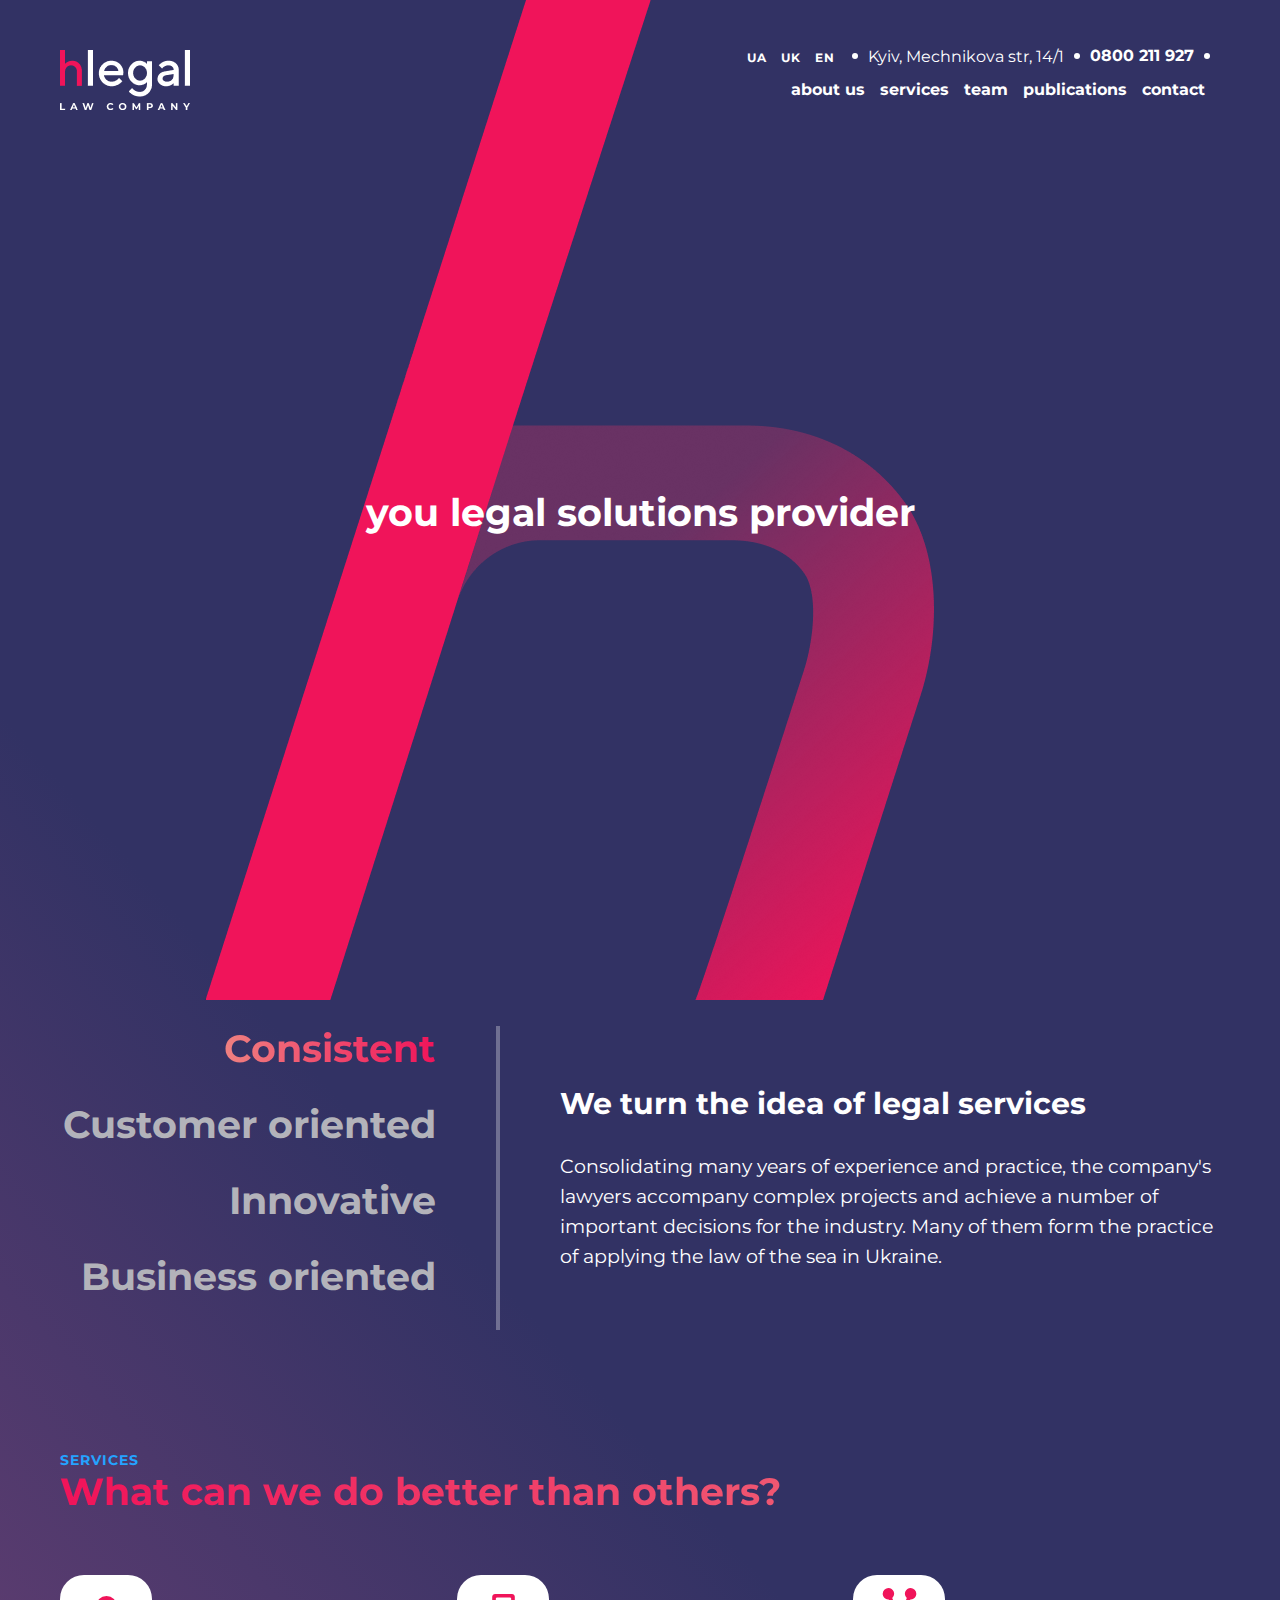
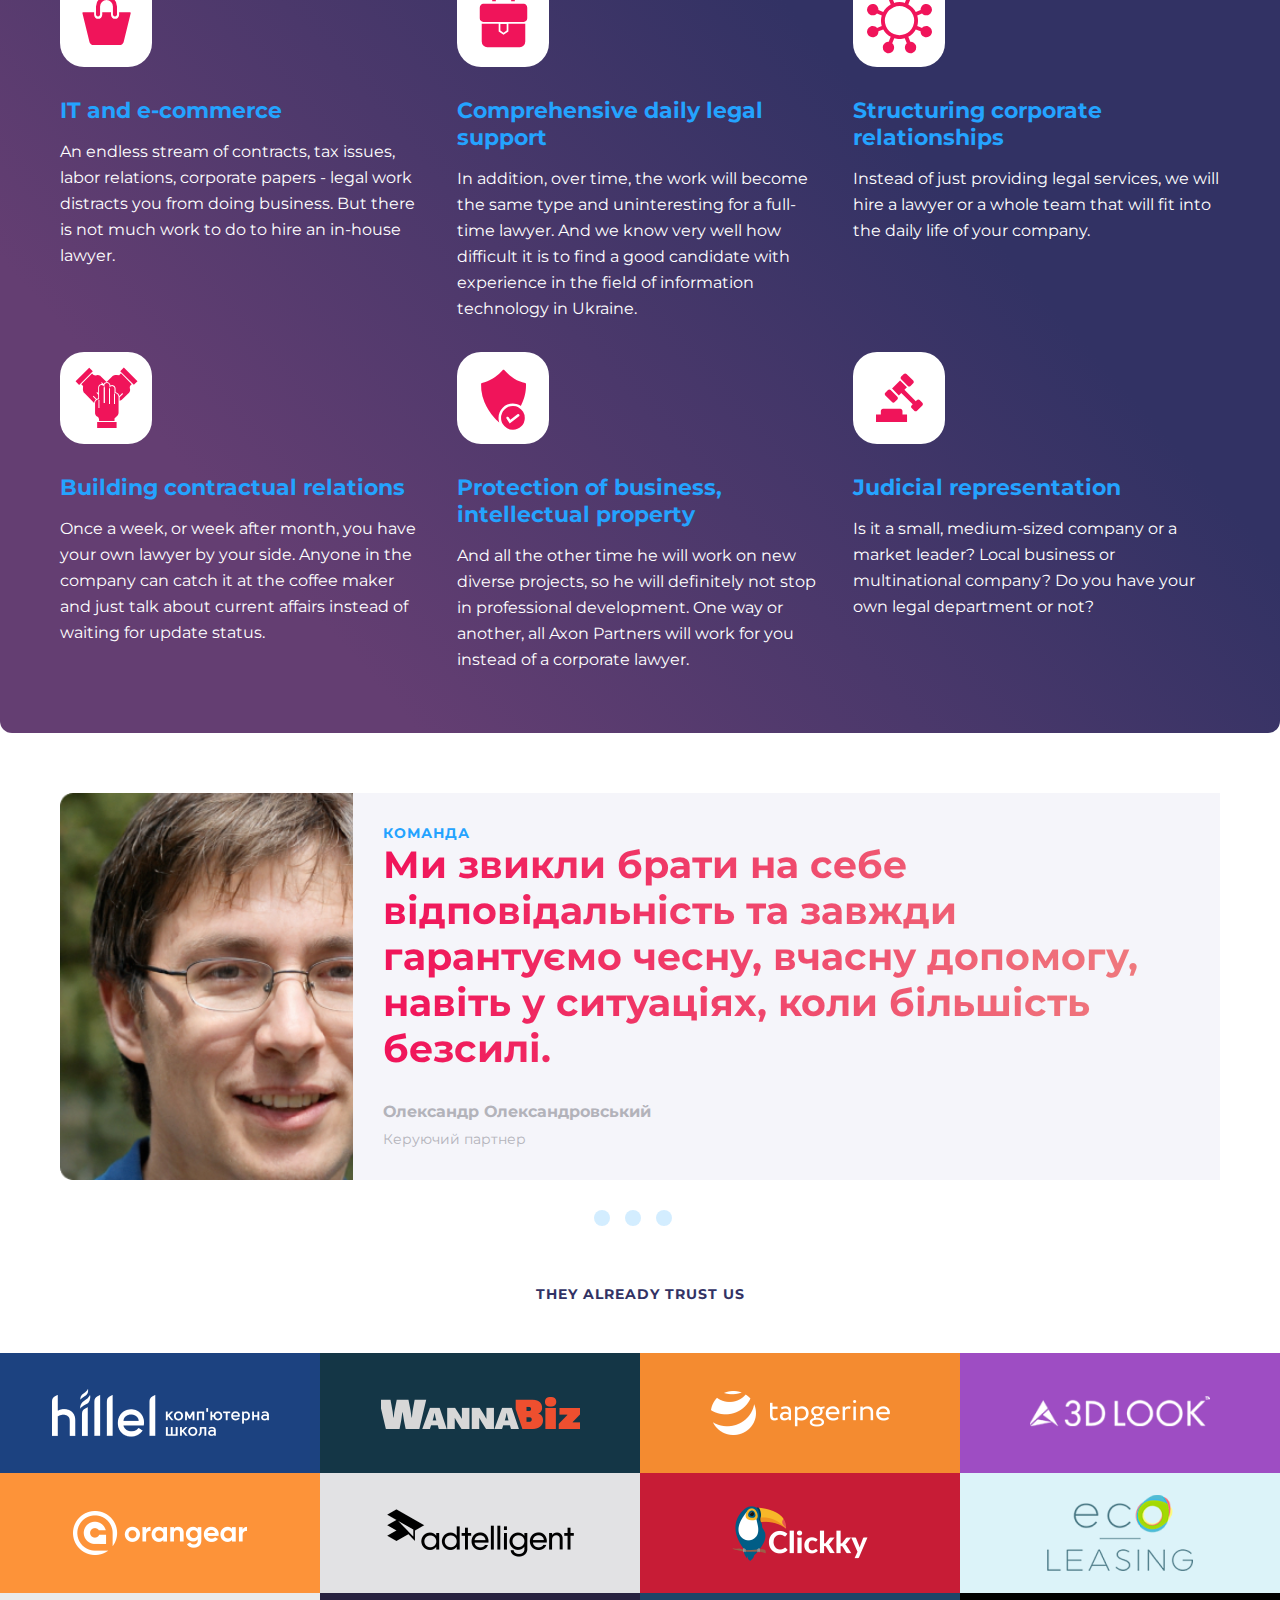
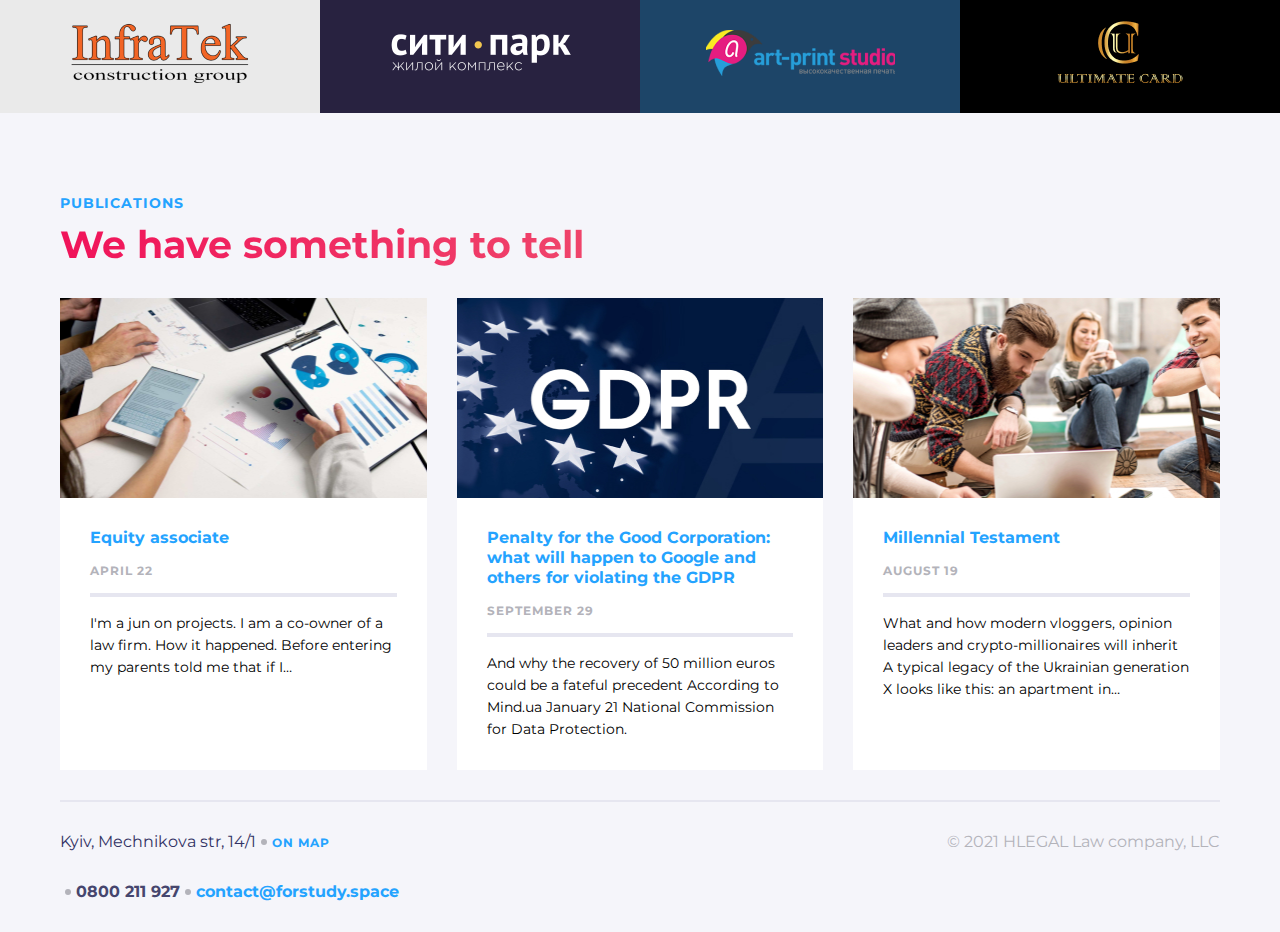
<file: index.html>
<!DOCTYPE html>
<html lang="en">
<head>
    <meta charset="UTF-8">
    <meta http-equiv="X-UA-Compatible" content="IE=edge">
    <meta name="viewport" content="width=device-width, initial-scale=1.0">

    <link rel="stylesheet" href="https://cdnjs.cloudflare.com/ajax/libs/font-awesome/6.2.1/css/all.min.css" integrity="sha512-MV7K8+y+gLIBoVD59lQIYicR65iaqukzvf/nwasF0nqhPay5w/9lJmVM2hMDcnK1OnMGCdVK+iQrJ7lzPJQd1w==" crossorigin="anonymous" referrerpolicy="no-referrer" />
    <link rel="stylesheet" href="./style.css">
    <link rel="stylesheet" href="./fonts/style.css">
    <title>HomePage</title>
</head>

<div class="background">


<body>
    <header class="header">
        <div class="header__logo">
            <img src="./images/Header/Logo.png" alt="header-logo">
        </div>
        <div class="header__contact">
            <div class="header__contact__language">
                <div class="header__contact__language__form">
                    <input type="radio" id="language" name="language" value="UA" class="header__contact__language__form__check">
                    <label for="УК" class="header__contact__language__form__label">UA</label>
                </div>
                <div class="header__contact__language__form">
                    <input type="radio" id="language" name="language" value="UK"  class="header__contact__language__form__check">
                    <label for="UK" class="header__contact__language__form__label">UK</label>
                </div>
                <div class="header__contact__language__form">
                    <input type="radio" id="language" name="language" value="EN"  class="header__contact__language__form__check" checked >
                    <label for="EN" class="header__contact__language__form__label">EN</label>
                </div>
            </div>
            <div class="header__contact__dot"></div>
            <span class="header__contact__wrapper__adress">Kyiv, Mechnikova str, 14/1</span>
            <div class="header__contact__dot"></div>
            <a class="header__contact__wrapper__tel" href="tel:+0800 211 927" target="_blank">0800 211 927</a>
            <div class="header__contact__dot"></div>
            <a class="header__contact__wrapper__fb" href="./" target="_blank"><i class="fa-brands fa-facebook"></i></a>
        </div>
        
        <div class="header__nav">
            <div class="header__nav__wrapper"><a class="header__nav__wrapper__link" href="./" target="_blank">about us</a></div>
            <div class="header__nav__wrapper"><a class="header__nav__wrapper__link" href="./" target="_blank">services</a></div>
            <div class="header__nav__wrapper"><a class="header__nav__wrapper__link" href="../final-work/team/team.html" target="_blank">team</a></div>
            <div class="header__nav__wrapper"><a class="header__nav__wrapper__link" href="./" target="_blank">publications</a></div>
            <div class="header__nav__wrapper"><a class="header__nav__wrapper__link" href="./" target="_blank">contact</a></div>
        </div>

        <div class="hamburger-menu">
            <input id="menu__toggle" type="checkbox" />
            <label class="hamburger-menu__btn" for="menu__toggle">
              <span class="hamburger-menu__btn__icon"></span>
            </label>
        
            <ul class="hamburger-menu__box">
                <div class="header__nav__wrapper"><a class="header__nav__wrapper__link" href="./" target="_blank">about us</a></div>
                <div class="header__nav__wrapper"><a class="header__nav__wrapper__link" href="./" target="_blank">services</a></div>
                <div class="header__nav__wrapper"><a class="header__nav__wrapper__link" href="../final-work/team/team.html" target="_blank">team</a></div>
                <div class="header__nav__wrapper"><a class="header__nav__wrapper__link" href="./" target="_blank">publications</a></div>
                <div class="header__nav__wrapper"><a class="header__nav__wrapper__link" href="./" target="_blank">contact</a></div>
            </ul>
        </div> 
    </header>

    <div class="header__h1">
        <h1 class="header__h1__title">you legal solutions provider</h1>
        <a class="header__h1__scroll" href="./"><i class="fa-solid fa-circle-chevron-down"></i></a>
    </div>

    


    <main>
        <div class="section-main-padding">
            <div class="section-main">
                <div class="section-main__nav">
                    <div class="section-main__nav__wrapper">
                        <a class="section-main__nav__wrapper__link section-main__nav__wrapper__link__gradient" target="_blank" href="./">Consistent</a>
                    </div>
                    <div class="section-main__nav__wrapper">
                        <a class="section-main__nav__wrapper__link" target="_blank" href="./">Customer oriented</a>
                    </div>
                    <div class="section-main__nav__wrapper">
                        <a class="section-main__nav__wrapper__link" target="_blank"  href="./">Innovative</a>
                    </div>
                    <div class="section-main__nav__wrapper">
                        <a class="section-main__nav__wrapper__link" target="_blank" href="./">Business oriented</a>
                    </div>
                </div>

                <div class="section-main__content">
                    <h2 class="section-main__content__title">We turn the idea of legal services</h2>
                    <p class="section-main__content__text">Consolidating many years of experience and practice, the company's lawyers accompany complex projects and achieve a
                    number of important decisions for the industry. Many of them form the practice of applying the law of the sea in
                    Ukraine.</p>
                </div>
            </div>   
        </div>

        <div class="section-services">
            <div class="section-services__nav">
                <a class="section-services__nav__link" href="./">Services<i class="fa-sharp fa-solid fa-angle-right"></i></a>
                <h2 class="section-services__nav__title">What can we do better than others?</h2>
            </div>

            <div class="section-services__block">
                <div class="section-services__block__card">
                    <div class="section-services__block__card__icon">
                        <span class="icon-file-text2"><span class="path1"></span><span class="path2"></span><span class="path3"></span></span>
                    </div>

                    <div class="section-services__block__card__content">
                        <a  href="./services_entrypage.html"  class="section-services__block__card__content__link">IT and e-commerce</a>
                        <p class="section-services__block__card__content__text">An endless stream of contracts, tax issues, labor relations, corporate papers - legal work distracts you from doing
                        business. But there is not much work to do to hire an in-house lawyer.</p>
                    </div>
                    
                </div>

                <div class="section-services__block__card">
                    <div class="section-services__block__card__icon">
                        <span class="icon-Ecommerse-2"></span>
                    </div>

                    <div class="section-services__block__card__content">
                        <a href="./" class="section-services__block__card__content__link">Comprehensive daily
                            legal support
                        </a>
                        <p class="section-services__block__card__content__text">In addition, over time, the work will become the same type and uninteresting for a full-time lawyer. And we know very well how difficult it is to find a good candidate with experience in the field of information technology in Ukraine.</p>
                    </div>
                    
                </div>

                <div class="section-services__block__card">
                    <div class="section-services__block__card__icon">
                        <span class="icon-Ecommerse-3"></span>
                    </div>

                    <div class="section-services__block__card__content">
                        <a href="./" class="section-services__block__card__content__link">Structuring corporate relationships</a>
                        <p class="section-services__block__card__content__text">Instead of just providing legal services, we will hire a lawyer or a whole team that will fit into the daily life of your company.</p>
                    </div>
                    
                </div>

                <div class="section-services__block__card">
                    <div class="section-services__block__card__icon">
                        <span class="icon-Ecommerce-4"></span>
                    </div>

                    <div class="section-services__block__card__content">
                        <a href="./" class="section-services__block__card__content__link">Building contractual relations</a>
                        <p class="section-services__block__card__content__text">Once a week, or week after month, you have your own lawyer by your side. Anyone in the company can catch it at the coffee maker and just talk about current affairs instead of waiting for update status.</p>
                    </div>
                    
                </div>

                <div class="section-services__block__card">
                    <div class="section-services__block__card__icon">
                        <span class="icon-Ecommerce-5"></span>
                    </div>

                    <div class="section-services__block__card__content">
                        <a href="./" class="section-services__block__card__content__link">Protection of business, intellectual property</a>
                        <p class="section-services__block__card__content__text">And all the other time he will work on new diverse projects, so he will definitely not stop in professional development. One way or another, all Axon Partners will work for you instead of a corporate lawyer.</p>
                    </div>
                    
                </div>

                <div class="section-services__block__card">
                    <div class="section-services__block__card__icon">
                        <span class="icon-Ecommerce-6"></span>
                    </div>

                    <div class="section-services__block__card__content">
                        <a href="./" class="section-services__block__card__content__link">Judicial representation</a>
                        <p class="section-services__block__card__content__text">Is it a small, medium-sized company or a market leader? Local business or multinational company? Do you have your own legal department or not?</p>
                    </div>
                    
                </div>
              
            </div>



        </div>
</div>

<div class="background-2">

        <div class="section-partner">
            <div class="section-partner__inner">
                <div class="section-partner__inner__img">
                </div>
                <div class="section-partner__inner__content">
                    <a class="section-partner__inner__content__link" href="./">команда<i class="fa-sharp fa-solid fa-angle-right"></i></a>
                    <p class="section-partner__inner__content__text">
                        Ми звикли брати на себе відповідальність та завжди гарантуємо чесну, вчасну допомогу, навіть у ситуаціях, коли більшість безсилі.
                    </p>
                    <div class="section-partner__inner__content__name">Олександр Олександровський</div>
                    <div class="section-partner__inner__content__position">Керуючий партнер</div>
                </div>
            </div>
            <div class="section-partner__dots">
                <a class="section-partner__dots__link" href="./" target="_blank"><div class="section-partner__dots__link__item"></div></a>
                <a class="section-partner__dots__link" href="./" target="_blank"><div class="section-partner__dots__link__item"></div></a>
                <a class="section-partner__dots__link" href="./" target="_blank"><div class="section-partner__dots__link__item"></div></a>
            </div>
        </div>

        <div class="section-logos">
            <div class="section-logos__title">
                <h3 class="section-logos__title__item">They already trust us</h3>
            </div>

            <div class="section-logos__companies">
                <div class="section-logos__companies__hillel">
                </div>
                <div class="section-logos__companies__wannabiz">
                </div>
                <div class="section-logos__companies__tapgerine">
                </div>
                <div class="section-logos__companies__dlook">
                </div>
                <div class="section-logos__companies__arangear">
                </div>
                <div class="section-logos__companies__adtelligent">
                </div>
                <div class="section-logos__companies__clikky">
                </div>
                <div class="section-logos__companies__ecoleeasing">
                </div>
                <div class="section-logos__companies__infratek">
                </div>
                <div class="section-logos__companies__citypark">
                </div>
                <div class="section-logos__companies__artprint">
                </div>
                <div class="section-logos__companies__ultimatecard">
                </div>
                
            </div>    
  
        </div>

        <div class="section-publications">
            <div class="section-publications__title">
                <a class="section-publications__title__link" href="./" target="_blank">Publications<i class="fa-sharp fa-solid fa-angle-right"></i></a>
                <h3 class="section-publications__title__h3">We have something to tell</h3>
            </div>

            <div class="section-publications__cards">
                <div class="section-publications__cards__inner-1">
                    <div class="section-publications__cards__inner-1__img"></div>

                    <div class="section-publications__cards__inner-1__item">
                         <a class="section-publications__cards__inner-1__item__link" href="./" target="_blank">Equity associate</a>
                         <p class="section-publications__cards__inner-1__item__date">April 22</p>
                    </div>

                    <div class="section-publications__cards__inner-1__text">
                        I'm a jun on projects. I am a co-owner of a law firm. How it happened. Before entering my parents told me that if I…
                    </div>
                </div>

                <div class="section-publications__cards__inner-2">
                    <div class="section-publications__cards__inner-2__img"></div>
    
                    <div class="section-publications__cards__inner-2__item">
                             <a class="section-publications__cards__inner-2__item__link" href="./" target="_blank">Penalty for the Good Corporation: what will happen to Google and others for violating the GDPR</a>
                             <p class="section-publications__cards__inner-2__item__date">September 29</p>
                    </div>
    
                    <div class="section-publications__cards__inner-2__text">
                        And why the recovery of 50 million euros could be a fateful precedent According to Mind.ua January 21 National Commission for Data Protection.
                    </div>
    
                </div>

                <div class="section-publications__cards__inner-3">
                    <div class="section-publications__cards__inner-3__img"></div>
    
                    <div class="section-publications__cards__inner-3__item">
                             <a class="section-publications__cards__inner-3__item__link" href="./" target="_blank">Millennial Testament</a>
                             <p class="section-publications__cards__inner-3__item__date">August 19</p>
                    </div>
    
                    <div class="section-publications__cards__inner-3__text">
                        What and how modern vloggers, opinion leaders and crypto-millionaires will inherit A typical legacy of the Ukrainian generation X looks like this: an apartment in…
                    </div>
    
                </div>
            </div>
        </div>

        <footer class="footer">
            <div class="footer__container">
               <div class="footer__container__contact">
                <div class="footer__container__contact__wrapper">
                    <div class="footer__container__contact__wrapper__adress">Kyiv, Mechnikova str, 14/1</div>
                    <div class="footer__container__contact__wrapper__dot"></div>
                    <a class="footer__container__contact__wrapper__link-onmap" href="https://goo.gl/maps/EBGQuuhDmWGRmBg58" target="_blank">On map</a>
                </div>

                <div class="footer__container__contact__wrapper">
                    <a class="footer__container__contact__wrapper__link-fb" href="https://www.messenger.com/t/Username" target="_blank"><i class="fa-brands fa-facebook"></i></a>
                    <div class="footer__container__contact__wrapper__dot"></div>
                    <a class="footer__container__contact__wrapper__link-tel" href="tel:+0800 211 927">0800 211 927</a>
                    <div class="footer__container__contact__wrapper__dot"></div>
                    <a class="footer__container__contact__wrapper__link-mail" href="mailto:contact@forstudy.space">contact@forstudy.space</a>

                </div>
            </div>

            <div class="footer__container__info">
               © 2021 HLEGAL Law company, LLC
            </div>

            </div>

        </footer>

    </div>

    </main>


    
</body>
</html>
</file>
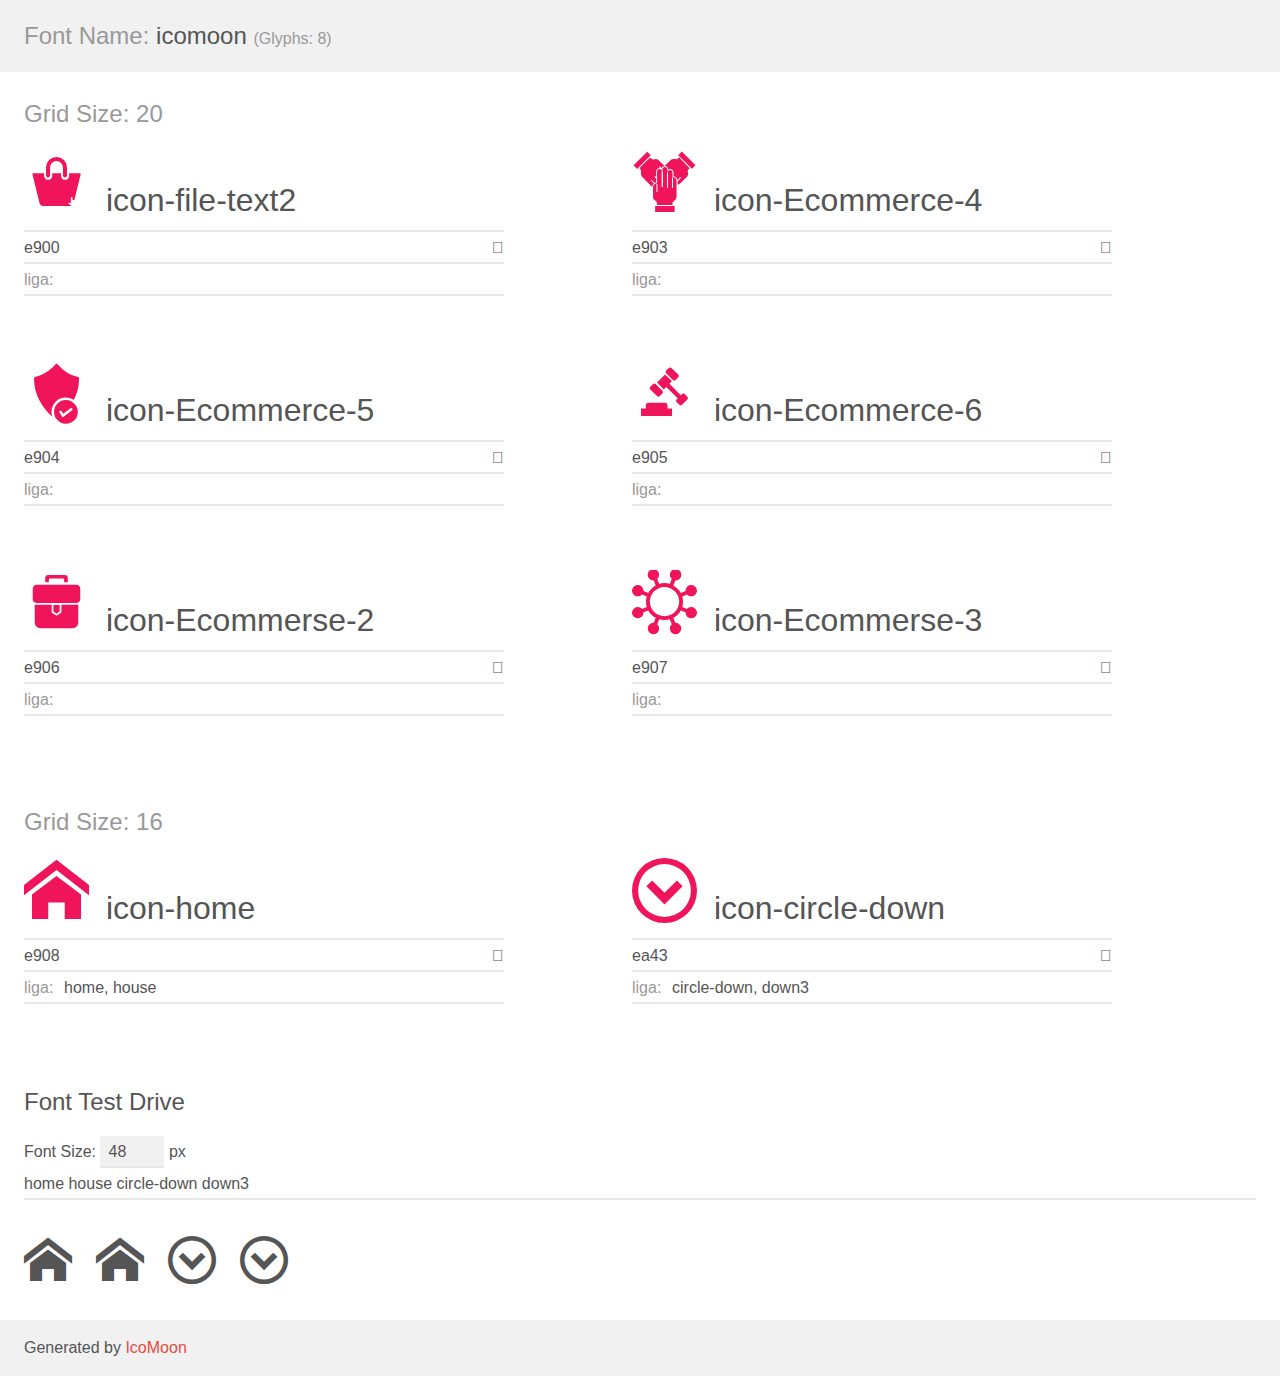
<file: fonts/demo.html>
<!doctype html>
<html>
<head>
    <meta charset="utf-8">
    <title>IcoMoon Demo</title>
    <meta name="description" content="An Icon Font Generated By IcoMoon.io">
    <meta name="viewport" content="width=device-width, initial-scale=1">
    <link rel="stylesheet" href="demo-files/demo.css">
    <link rel="stylesheet" href="style.css"></head>
<body>
    <div class="bgc1 clearfix">
        <h1 class="mhmm mvm"><span class="fgc1">Font Name:</span> icomoon <small class="fgc1">(Glyphs:&nbsp;8)</small></h1>
    </div>
    <div class="clearfix mhl ptl">
        <h1 class="mvm mtn fgc1">Grid Size: 20</h1>
        <div class="glyph fs1">
            <div class="clearfix bshadow0 pbs">
                <span class="icon-file-text2"><span class="path1"></span><span class="path2"></span><span class="path3"></span></span>
                <span class="mls"> icon-file-text2</span>
            </div>
            <fieldset class="fs0 size1of1 clearfix hidden-false">
                <input type="text" readonly value="e900" class="unit size1of2" />
                <input type="text" maxlength="1" readonly value="&#xe900;" class="unitRight size1of2 talign-right" />
            </fieldset>
            <div class="fs0 bshadow0 clearfix hidden-false">
                <span class="unit pvs fgc1">liga: </span>
                <input type="text" readonly value="" class="liga unitRight" />
            </div>
        </div>
        <div class="glyph fs1">
            <div class="clearfix bshadow0 pbs">
                <span class="icon-Ecommerce-4"></span>
                <span class="mls"> icon-Ecommerce-4</span>
            </div>
            <fieldset class="fs0 size1of1 clearfix hidden-false">
                <input type="text" readonly value="e903" class="unit size1of2" />
                <input type="text" maxlength="1" readonly value="&#xe903;" class="unitRight size1of2 talign-right" />
            </fieldset>
            <div class="fs0 bshadow0 clearfix hidden-false">
                <span class="unit pvs fgc1">liga: </span>
                <input type="text" readonly value="" class="liga unitRight" />
            </div>
        </div>
        <div class="glyph fs1">
            <div class="clearfix bshadow0 pbs">
                <span class="icon-Ecommerce-5"></span>
                <span class="mls"> icon-Ecommerce-5</span>
            </div>
            <fieldset class="fs0 size1of1 clearfix hidden-false">
                <input type="text" readonly value="e904" class="unit size1of2" />
                <input type="text" maxlength="1" readonly value="&#xe904;" class="unitRight size1of2 talign-right" />
            </fieldset>
            <div class="fs0 bshadow0 clearfix hidden-false">
                <span class="unit pvs fgc1">liga: </span>
                <input type="text" readonly value="" class="liga unitRight" />
            </div>
        </div>
        <div class="glyph fs1">
            <div class="clearfix bshadow0 pbs">
                <span class="icon-Ecommerce-6"></span>
                <span class="mls"> icon-Ecommerce-6</span>
            </div>
            <fieldset class="fs0 size1of1 clearfix hidden-false">
                <input type="text" readonly value="e905" class="unit size1of2" />
                <input type="text" maxlength="1" readonly value="&#xe905;" class="unitRight size1of2 talign-right" />
            </fieldset>
            <div class="fs0 bshadow0 clearfix hidden-false">
                <span class="unit pvs fgc1">liga: </span>
                <input type="text" readonly value="" class="liga unitRight" />
            </div>
        </div>
        <div class="glyph fs1">
            <div class="clearfix bshadow0 pbs">
                <span class="icon-Ecommerse-2"></span>
                <span class="mls"> icon-Ecommerse-2</span>
            </div>
            <fieldset class="fs0 size1of1 clearfix hidden-false">
                <input type="text" readonly value="e906" class="unit size1of2" />
                <input type="text" maxlength="1" readonly value="&#xe906;" class="unitRight size1of2 talign-right" />
            </fieldset>
            <div class="fs0 bshadow0 clearfix hidden-false">
                <span class="unit pvs fgc1">liga: </span>
                <input type="text" readonly value="" class="liga unitRight" />
            </div>
        </div>
        <div class="glyph fs1">
            <div class="clearfix bshadow0 pbs">
                <span class="icon-Ecommerse-3"></span>
                <span class="mls"> icon-Ecommerse-3</span>
            </div>
            <fieldset class="fs0 size1of1 clearfix hidden-false">
                <input type="text" readonly value="e907" class="unit size1of2" />
                <input type="text" maxlength="1" readonly value="&#xe907;" class="unitRight size1of2 talign-right" />
            </fieldset>
            <div class="fs0 bshadow0 clearfix hidden-false">
                <span class="unit pvs fgc1">liga: </span>
                <input type="text" readonly value="" class="liga unitRight" />
            </div>
        </div>
    </div>
    <div class="clearfix mhl ptl">
        <h1 class="mvm mtn fgc1">Grid Size: 16</h1>
        <div class="glyph fs2">
            <div class="clearfix bshadow0 pbs">
                <span class="icon-home"></span>
                <span class="mls"> icon-home</span>
            </div>
            <fieldset class="fs0 size1of1 clearfix hidden-false">
                <input type="text" readonly value="e908" class="unit size1of2" />
                <input type="text" maxlength="1" readonly value="&#xe908;" class="unitRight size1of2 talign-right" />
            </fieldset>
            <div class="fs0 bshadow0 clearfix hidden-false">
                <span class="unit pvs fgc1">liga: </span>
                <input type="text" readonly value="home, house" class="liga unitRight" />
            </div>
        </div>
        <div class="glyph fs2">
            <div class="clearfix bshadow0 pbs">
                <span class="icon-circle-down"></span>
                <span class="mls"> icon-circle-down</span>
            </div>
            <fieldset class="fs0 size1of1 clearfix hidden-false">
                <input type="text" readonly value="ea43" class="unit size1of2" />
                <input type="text" maxlength="1" readonly value="&#xea43;" class="unitRight size1of2 talign-right" />
            </fieldset>
            <div class="fs0 bshadow0 clearfix hidden-false">
                <span class="unit pvs fgc1">liga: </span>
                <input type="text" readonly value="circle-down, down3" class="liga unitRight" />
            </div>
        </div>
    </div>

    <!--[if gt IE 8]><!-->
    <div class="mhl clearfix mbl">
        <h1>Font Test Drive</h1>
        <label>
            Font Size: <input id="fontSize" type="number" class="textbox0 mbm"
            min="8" value="48" />
            px
        </label>
        <input id="testText" type="text" class="phl size1of1 mvl"
        placeholder="Type some text to test..." value="home house circle-down down3"/>
        <div id="testDrive" class="icon-" style="font-family: icomoon">home house circle-down down3&nbsp;
        </div>
    </div>
    <!--<![endif]-->
    <div class="bgc1 clearfix">
        <p class="mhl">Generated by <a href="https://icomoon.io/app">IcoMoon</a></p>
    </div>
    <script src="liga.js"></script>
    <script src="demo-files/demo.js"></script>
</body>
</html>
</file>
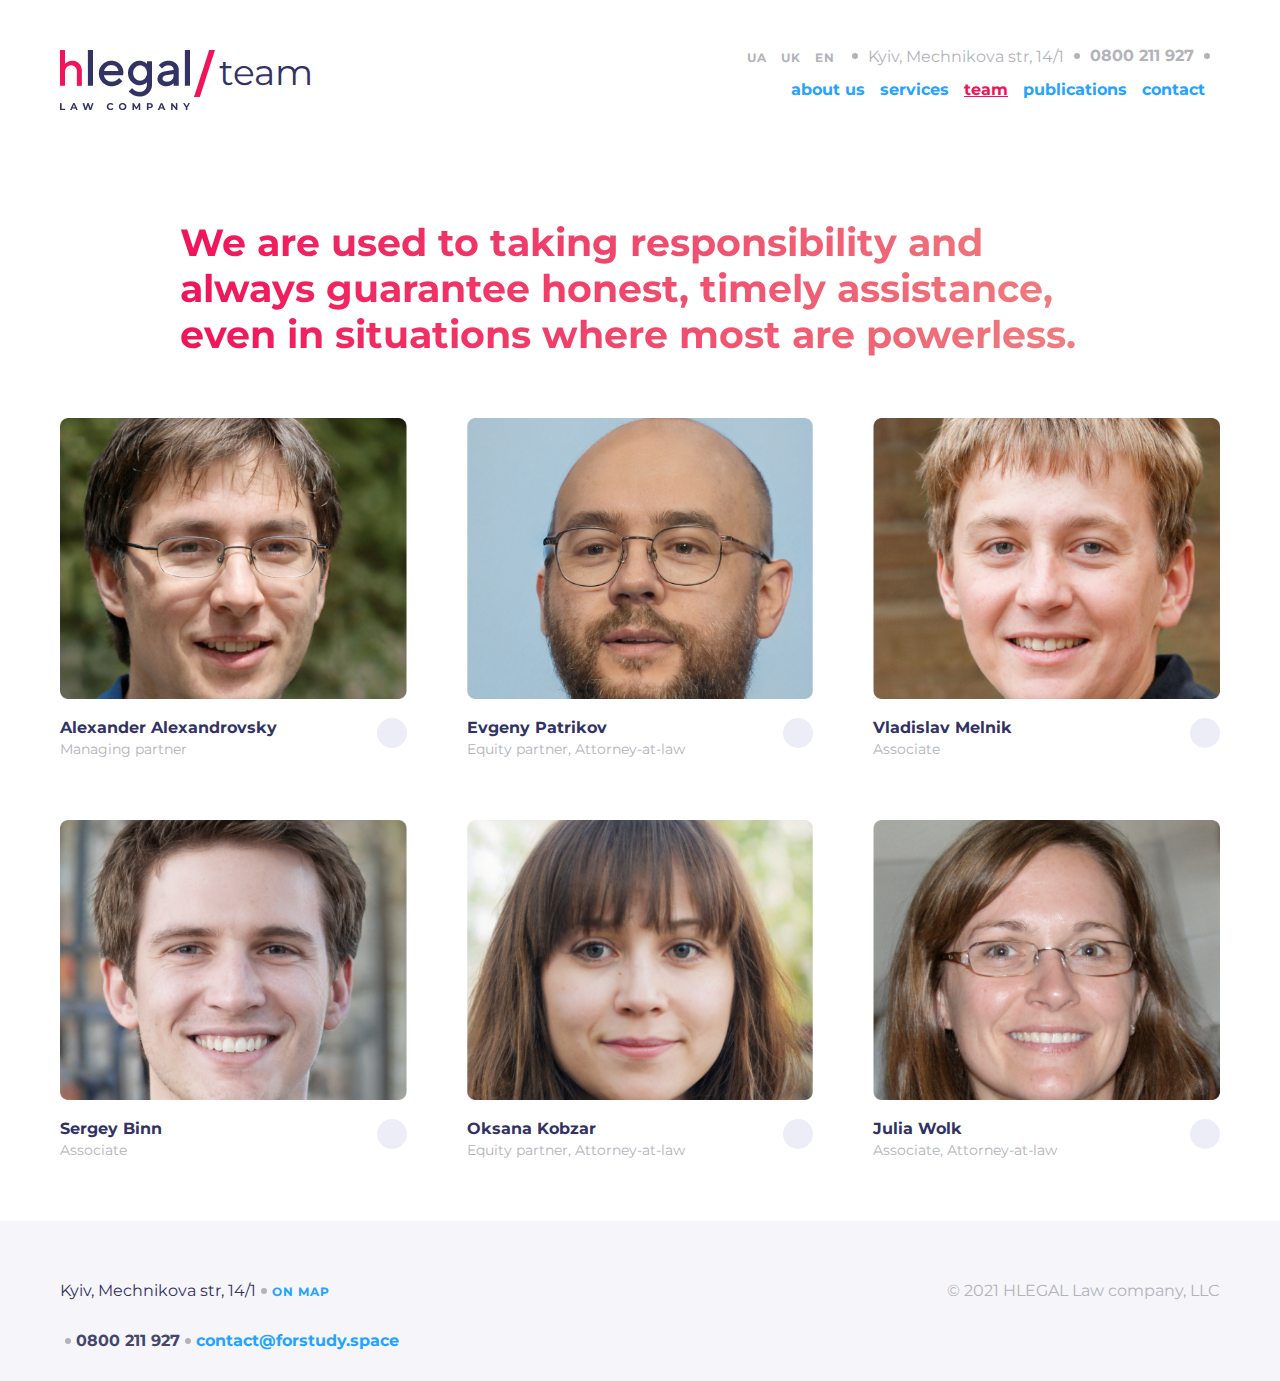
<file: team/team.html>
<!DOCTYPE html>
<html lang="en">
<head>
    <meta charset="UTF-8">
    <meta http-equiv="X-UA-Compatible" content="IE=edge">
    <meta name="viewport" content="width=device-width, initial-scale=1.0">
    <link rel="stylesheet" href="https://cdnjs.cloudflare.com/ajax/libs/font-awesome/6.2.1/css/all.min.css" integrity="sha512-MV7K8+y+gLIBoVD59lQIYicR65iaqukzvf/nwasF0nqhPay5w/9lJmVM2hMDcnK1OnMGCdVK+iQrJ7lzPJQd1w==" crossorigin="anonymous" referrerpolicy="no-referrer" />
    <link rel="stylesheet" href="./team.css">
    <title>team</title>
</head>
<body>

    

    <header class="header">
        <div class="header__logo">
            <img class="header__logo__img" src="../images/Header/Logo.2.png" alt="header-logo">
            <img class="header__logo__img-slash" src="../images/Header/Slash.png" alt="slash">
            <span class="header__logo__text"><i class="fa-sharp fa-solid fa-slash-forward"></i>team</span>
        </div>
        <div class="header__contact">
            <div class="header__contact__language">
                <div class="header__contact__language__form">
                    <input type="radio" id="language" name="language" value="UA" class="header__contact__language__form__check">
                    <label for="УК" class="header__contact__language__form__label">UA</label>
                </div>
                <div class="header__contact__language__form">
                    <input type="radio" id="language" name="language" value="UK"  class="header__contact__language__form__check">
                    <label for="UK" class="header__contact__language__form__label">UK</label>
                </div>
                <div class="header__contact__language__form">
                    <input type="radio" id="language" name="language" value="EN"  class="header__contact__language__form__check" checked >
                    <label for="EN" class="header__contact__language__form__label">EN</label>
                </div>
            </div>

            <div class="header__contact__dot"></div>
            <span class="header__contact__wrapper__adress">Kyiv, Mechnikova str, 14/1</span>
            <div class="header__contact__dot"></div>
            <a class="header__contact__wrapper__tel" href="tel:+0800 211 927" target="_blank">0800 211 927</a>
            <div class="header__contact__dot"></div>
            <a class="header__contact__wrapper__fb" href="./" target="_blank"><i class="fa-brands fa-facebook"></i></a>
        </div>
        
        <div class="header__nav">
            <div class="header__nav__wrapper"><a class="header__nav__wrapper__link" href="./" target="_blank">about us</a></div>
            <div class="header__nav__wrapper"><a class="header__nav__wrapper__link" href="./" target="_blank">services</a></div>
            <div class="header__nav__wrapper"><a class="header__nav__wrapper__link-team" href="./">team</a></div>
            <div class="header__nav__wrapper"><a class="header__nav__wrapper__link" href="./" target="_blank">publications</a></div>
            <div class="header__nav__wrapper"><a class="header__nav__wrapper__link" href="./" target="_blank">contact</a></div>
        </div>

        <div class="hamburger-menu">
            <input id="menu__toggle" type="checkbox" />
            <label class="hamburger-menu__btn" for="menu__toggle">
              <span class="hamburger-menu__btn__icon"></span>
            </label>
        
            <ul class="hamburger-menu__box">
                <div class="header__nav__wrapper"><a class="header__nav__wrapper__link" href="./" target="_blank">about us</a></div>
                <div class="header__nav__wrapper"><a class="header__nav__wrapper__link" href="./" target="_blank">services</a></div>
                <div class="header__nav__wrapper"><a class="header__nav__wrapper__link" href="./" target="_blank">team</a></div>
                <div class="header__nav__wrapper"><a class="header__nav__wrapper__link" href="./" target="_blank">publications</a></div>
                <div class="header__nav__wrapper"><a class="header__nav__wrapper__link" href="./" target="_blank">contact</a></div>
            </ul>
        </div> 
        
    </header>

    <main>

        <div class="section">
            <div class="section__container">
                <div class="section__container__title">
                    <h1 class="section__container__title__text">We are used to taking responsibility and always guarantee honest, timely assistance, even in situations where most are powerless.</h1>
                </div>

                <div class="section__container__cards">
                        <div class="section__container__cards__inner">
                          <div class="section__container__cards__inner__img">
                            <img class="section__container__cards__inner__img__item" src="../images/Main/section-Team/Photo1.jpg" alt="Photo1"> 
                          </div>     
                
                          <div class="section__container__cards__inner__content">
                            <div  class="section__container__cards__inner__content__wrapper">
                                <a class="section__container__cards__inner__content__wrapper__item-1"href="./">Alexander Alexandrovsky</a>
                                <p class="section__container__cards__inner__content__wrapper__item-2">Managing partner</p>
                            
                            </div>
                           
                    

                            <div  class="section__container__cards__inner__content__link">
                               <a class="section__container__cards__inner__content__link__item" href="../team_entrypage.html"><i class="fa-sharp fa-solid fa-angle-right"></i></a>
                            </div>

                            </div>
                        </div>


                        <div class="section__container__cards__inner">
                            <div class="section__container__cards__inner__img">
                               <img class="section__container__cards__inner__img__item" src="../images/Main/section-Team/Photo2.jpg" alt="Photo2"> 
                            </div>     
                  
                            <div class="section__container__cards__inner__content">
                                <div  class="section__container__cards__inner__content__wrapper">
                                    <a class="section__container__cards__inner__content__wrapper__item-1"href="./">Evgeny Patrikov</a>
                                    <p class="section__container__cards__inner__content__wrapper__item-2">Equity partner, Attorney-at-law</p>
                                
                                </div>
                               
                        
   
                                <div  class="section__container__cards__inner__content__link">
                                   <a class="section__container__cards__inner__content__link__item" href="./team_entrypage.html"><i class="fa-sharp fa-solid fa-angle-right"></i></a>
                                </div>

                            </div>


                        </div>   


                        <div class="section__container__cards__inner">
                             <div class="section__container__cards__inner__img">
                                <img class="section__container__cards__inner__img__item" src="../images/Main/section-Team/Photo3.png" alt="Photo3"> 
                            </div>     
                  

                            <div class="section__container__cards__inner__content">
                                <div  class="section__container__cards__inner__content__wrapper">
                                    <a class="section__container__cards__inner__content__wrapper__item-1"href="./">Vladislav Melnik</a>
                                    <p class="section__container__cards__inner__content__wrapper__item-2">Associate</p>
                                
                                </div>
                               
                        
   
                                <div  class="section__container__cards__inner__content__link">
                                   <a class="section__container__cards__inner__content__link__item" href="./team_entrypage.html"><i class="fa-sharp fa-solid fa-angle-right"></i></a>
                                </div>

                            </div>
                        </div>


                        <div class="section__container__cards__inner">
                            <div class="section__container__cards__inner__img">
                               <img class="section__container__cards__inner__img__item" src="../images/Main/section-Team/Photo4.jpg" alt="Photo4"> 
                           </div>     
                 

                           <div class="section__container__cards__inner__content">
                            <div  class="section__container__cards__inner__content__wrapper">
                                <a class="section__container__cards__inner__content__wrapper__item-1"href="./">Sergey Binn</a>
                                <p class="section__container__cards__inner__content__wrapper__item-2">Associate</p>
                            
                            </div>
                           
                    

                            <div  class="section__container__cards__inner__content__link">
                               <a class="section__container__cards__inner__content__link__item" href="../team_entrypage.html"><i class="fa-sharp fa-solid fa-angle-right"></i></a>
                            </div>

                        </div>

                        </div> 
                       
                        <div class="section__container__cards__inner">
                            <div class="section__container__cards__inner__img">
                                <img class="section__container__cards__inner__img__item" src="../images/Main/section-Team/Photo5.jpg" alt="Photo5"> 
                            </div>     
             

                            <div class="section__container__cards__inner__content">
                                <div  class="section__container__cards__inner__content__wrapper">
                                    <a class="section__container__cards__inner__content__wrapper__item-1" href="./">Oksana Kobzar</a>
                                    <p class="section__container__cards__inner__content__wrapper__item-2">Equity partner, Attorney-at-law</p>
                                
                                </div>
                               
                        
   
                                <div  class="section__container__cards__inner__content__link">
                                   <a class="section__container__cards__inner__content__link__item" href="./team_entrypage.html"><i class="fa-sharp fa-solid fa-angle-right"></i></a>
                                </div>

                            </div>

                        </div>

                   
                        <div class="section__container__cards__inner">
                            <div class="section__container__cards__inner__img">
                                <img class="section__container__cards__inner__img__item" src="../images/Main/section-Team/Photo6.jpg" alt="Photo6"> 
                            </div>     
         

                             <div class="section__container__cards__inner__content">
                                <div  class="section__container__cards__inner__content__wrapper">
                                    <a class="section__container__cards__inner__content__wrapper__item-1"href="./">Julia Wolk</a>
                                    <p class="section__container__cards__inner__content__wrapper__item-2">Associate, Attorney-at-law</p>
                                
                                </div>
                               
                        
   
                                <div  class="section__container__cards__inner__content__link">
                                   <a class="section__container__cards__inner__content__link__item" href="../team_entrypage.html"><i class="fa-sharp fa-solid fa-angle-right"></i></a>
                                </div>

                            </div>

                        </div>      
        
        
                </div>

            </div>

        </div>
    </main>

    <footer class="footer">
        <div class="footer__container">
           <div class="footer__container__contact">
            <div class="footer__container__contact__wrapper">
                <div class="footer__container__contact__wrapper__adress">Kyiv, Mechnikova str, 14/1</div>
                <div class="footer__container__contact__wrapper__dot"></div>
                <a class="footer__container__contact__wrapper__link-onmap" href="https://goo.gl/maps/EBGQuuhDmWGRmBg58" target="_blank">On map</a>
            </div>

            <div class="footer__container__contact__wrapper">
                <a class="footer__container__contact__wrapper__link-fb" href="https://www.messenger.com/t/Username" target="_blank"><i class="fa-brands fa-facebook"></i></a>
                <div class="footer__container__contact__wrapper__dot"></div>
                <a class="footer__container__contact__wrapper__link-tel" href="tel:+0800 211 927">0800 211 927</a>
                <div class="footer__container__contact__wrapper__dot"></div>
                <a class="footer__container__contact__wrapper__link-mail" href="mailto:contact@forstudy.space">contact@forstudy.space</a>

            </div>
        </div>

        <div class="footer__container__info">
           © 2021 HLEGAL Law company, LLC
        </div>

        </div>

    </footer>
    
</body>
</html>
</file>
<file: style.css>
@font-face {
  font-family: "Montserrat";
  src: url("../fonts/Montserrat-Regular.ttf") format("truetype");
  font-weight: 400;
  font-display: swap;
}
@font-face {
  font-family: "Montserrat";
  src: url("../fonts/Montserrat-Bold.ttf") format("truetype");
  font-weight: 700;
  font-display: swap;
}
* {
  margin: 0;
  padding: 0;
  box-sizing: border-box;
}

a {
  text-decoration: none;
  cursor: pointer;
}

body {
  max-width: 1920px;
  margin: auto;
  font-family: "montserrat";
}

.background {
  background: linear-gradient(228.57deg, #323264 11.93%, #323264 57.17%, #643E72 87.46%);
  box-shadow: #CACADB #E7E7F2;
  border-radius: 0 0 12px 12px;
}

.background-2 {
  background: #F5F5FA;
}

.header {
  display: grid;
  grid-template-columns: 1fr 5fr;
  grid-template-rows: 30px 30px;
  grid-template-areas: "logo contact" "logo nav";
  background-image: url(./images/Header/Symbol.png);
  background-position-x: center;
  background-position-y: top;
  background-repeat: no-repeat;
  height: 1000px;
  padding: 50px 160px;
}
@media screen and (max-width: 1440px) {
  .header {
    padding: 50px 60px;
  }
}
@media screen and (max-width: 768px) {
  .header {
    grid-template-columns: 1fr;
    grid-template-rows: 30px 60px 30px;
    gap: 30px;
    grid-template-areas: "contact" "logo" "nav";
  }
}
@media screen and (max-width: 630px) {
  .header {
    grid-template-columns: 1fr 1fr;
    grid-template-rows: 45px 60px;
    grid-template-areas: "contact contact" "logo nav";
    padding: 0 0 30px 0;
  }
}
.header__logo {
  grid-area: logo;
}
@media screen and (max-width: 630px) {
  .header__logo {
    padding: 0 15px;
  }
}
.header__contact {
  grid-area: contact;
  display: flex;
  justify-content: end;
  align-items: center;
  margin-bottom: 18px;
}
@media screen and (max-width: 768px) {
  .header__contact {
    justify-content: flex-start;
  }
}
@media screen and (max-width: 630px) {
  .header__contact {
    justify-content: space-between;
    background: rgba(245, 245, 250, 0.2);
    padding: 0 15px;
  }
}
.header__contact__language {
  display: flex;
}
.header__contact__language__form {
  position: relative;
}
.header__contact__language__form__label {
  font-style: normal;
  font-weight: 700;
  font-size: 12px;
  line-height: 15px;
  text-align: center;
  letter-spacing: 1px;
  color: #FFFFFF;
  width: 32px;
  padding: 5px 7px;
  opacity: 1;
  z-index: 1;
  gap: 7px;
}
.header__contact__language__form__check {
  width: 33px;
  height: 25px;
  z-index: 10;
  opacity: 0;
  position: absolute;
}
.header__contact__language__form__check:hover + .header__contact__language__form__label {
  background-color: #F0145A;
  height: 33px;
  width: 25px;
  border-radius: 8px;
}
.header__contact__language__form__check:focus ~ .header__contact__language__form__label {
  background-color: #F0145A;
  color: #ffffff;
  border-radius: 8px;
}
.header__contact__dot {
  width: 6px;
  height: 6px;
  border-radius: 50%;
  background-color: white;
  margin: 10px;
}
@media screen and (max-width: 630px) {
  .header__contact__dot {
    display: none;
  }
}
.header__contact__wrapper__adress {
  font-weight: 400;
  font-size: 16px;
  line-height: 19px;
  color: white;
}
@media screen and (max-width: 630px) {
  .header__contact__wrapper__adress {
    display: none;
  }
}
.header__contact__wrapper__tel {
  font-weight: 700;
  font-size: 16px;
  line-height: 20px;
  color: white;
}
@media screen and (max-width: 630px) {
  .header__contact__wrapper__tel {
    text-align: end;
  }
}
.header__contact__wrapper__fb {
  font-size: 24px;
  color: #FFFFFF;
}
@media screen and (max-width: 630px) {
  .header__contact__wrapper__fb {
    display: none;
  }
}
.header__nav {
  grid-area: nav;
  display: flex;
  justify-content: end;
}
@media screen and (max-width: 768px) {
  .header__nav {
    justify-content: flex-start;
  }
}
@media screen and (max-width: 630px) {
  .header__nav {
    display: none;
  }
}
.header__nav__wrapper {
  margin-right: 15px;
}
.header__nav__wrapper__link {
  font-weight: 700;
  font-size: 16px;
  line-height: 20px;
  color: white;
}

#menu__toggle {
  opacity: 0;
}

.hamburger-menu {
  display: none;
}
@media screen and (max-width: 630px) {
  .hamburger-menu {
    display: block;
  }
}
.hamburger-menu__btn {
  grid-area: nav;
  display: flex;
  justify-content: end;
  padding-right: 15px;
  width: 100%;
  z-index: 1;
}
.hamburger-menu__btn > span, .hamburger-menu__btn > span::before, .hamburger-menu__btn > span::after {
  display: block;
  position: absolute;
  width: 32px;
  height: 2px;
  background-color: #ffffff;
  transition-duration: 0.1s;
}
.hamburger-menu__btn > span::before {
  content: "";
  top: -8px;
}
.hamburger-menu__btn > span::after {
  content: "";
  top: 8px;
}
.hamburger-menu__box {
  display: flex;
  flex-direction: column;
  justify-content: space-around;
  position: absolute;
  visibility: hidden;
  width: 30%;
  height: 200px;
  margin-right: 30px;
  padding: 15px;
  list-style: none;
  box-shadow: 1px 0px 6px rgba(0, 0, 0, 0.2);
  transition-duration: 0.25s;
}
.hamburger-menu__item {
  display: block;
  padding: 12px 24px;
  color: #333;
  font-family: "Roboto", sans-serif;
  font-size: 20px;
  font-weight: 600;
  text-decoration: none;
  transition-duration: 0.25s;
}
.hamburger-menu__item:hover {
  background-color: #CFD8DC;
}

#menu__toggle:checked ~ .hamburger-menu__btn > span {
  transform: rotate(45deg);
}

#menu__toggle:checked ~ .hamburger-menu__btn > span::before {
  top: 0;
  transform: rotate(0);
}

#menu__toggle:checked ~ .hamburger-menu__btn > span::after {
  top: 0;
  transform: rotate(90deg);
}

#menu__toggle:checked ~ .hamburger-menu__box {
  visibility: visible;
  right: 0;
}

.header__h1 {
  margin-bottom: 90px;
  margin-top: -510px;
  width: 100%;
}
.header__h1__title {
  font-weight: 700;
  font-size: 38px;
  line-height: 46px;
  color: #FFFFFF;
  text-align: center;
  margin-bottom: 400px;
}
.header__h1__scroll {
  color: #FFFFFF;
  font-size: 35px;
  display: flex;
  justify-content: center;
}
.header__h1__scroll:hover {
  color: #F0145A;
}

.section-main-padding {
  padding: 0 180px;
}
@media screen and (max-width: 1440px) {
  .section-main-padding {
    padding: 0 60px;
  }
}
@media screen and (max-width: 768px) {
  .section-main-padding {
    padding: 0 30px;
  }
}

.section-main {
  display: flex;
  margin: 0 auto;
  margin-bottom: 60px;
}
@media screen and (max-width: 1024px) {
  .section-main {
    flex-direction: column;
  }
}
.section-main__nav {
  min-width: 440px;
  padding-right: 60px;
  text-align: right;
  display: flex;
  flex-direction: column;
  justify-content: space-between;
  border-right: 4px solid rgba(255, 255, 255, 0.3);
}
@media screen and (max-width: 1024px) {
  .section-main__nav {
    padding-right: 0px;
    text-align: center;
    flex-direction: row;
    justify-content: space-around;
    padding-bottom: 60px;
    border-right: 0px solid rgba(255, 255, 255, 0.3);
    border-bottom: 4px solid rgba(255, 255, 255, 0.3);
  }
}
@media screen and (max-width: 930px) {
  .section-main__nav {
    flex-direction: column;
  }
}
@media screen and (max-width: 470px) {
  .section-main__nav {
    flex-direction: row;
    white-space: nowrap;
    min-width: 100%;
    overflow-x: scroll;
    overflow-y: hidden;
    justify-content: flex-start;
    border-bottom: 0px solid rgba(255, 255, 255, 0.3);
  }
}
.section-main__nav__wrapper {
  margin-bottom: 30px;
}
@media screen and (max-width: 470px) {
  .section-main__nav__wrapper {
    display: inline-block;
    margin-right: 30px;
  }
}
.section-main__nav__wrapper__link {
  font-weight: 700;
  font-size: 38px;
  line-height: 46px;
  color: #B3B3BA;
}
.section-main__nav__wrapper__link__gradient {
  background: linear-gradient(90.13deg, #EF8080 0.84%, #F0145A 99.96%);
  -webkit-background-clip: text;
  -webkit-text-fill-color: transparent;
  background-clip: text;
}
.section-main__nav__wrapper__link:hover {
  color: #F0145A;
}
.section-main__content {
  display: flex;
  flex-direction: column;
  justify-content: center;
  max-width: 921px;
  padding-left: 60px;
}
@media screen and (max-width: 1024px) {
  .section-main__content {
    justify-content: space-around;
    padding-left: 0px;
    padding-top: 60px;
  }
}
.section-main__content__title {
  font-weight: 700;
  font-size: 30px;
  line-height: 37px;
  color: #FFFFFF;
  margin-bottom: 30px;
}
.section-main__content__text {
  font-weight: 400;
  font-size: 19px;
  line-height: 30px;
  color: #FFFFFF;
  align-content: center;
}

.section-services {
  display: flex;
  flex-direction: column;
  align-items: center;
  padding: 60px 160px;
}
@media screen and (max-width: 1440px) {
  .section-services {
    padding: 60px;
  }
}
@media screen and (max-width: 768px) {
  .section-services {
    padding: 30px;
  }
}
.section-services__nav {
  width: 100%;
}
.section-services__nav__link {
  font-weight: 700;
  font-size: 14px;
  line-height: 17px;
  letter-spacing: 1px;
  text-transform: uppercase;
  color: #24A3FF;
  margin-bottom: 12px;
}
.section-services__nav__link:hover {
  color: #F0145A;
}
.section-services__nav__title {
  font-weight: 700;
  font-size: 38px;
  line-height: 46px;
  background: linear-gradient(90.13deg, #F0145A 0.84%, #EF8080 99.96%);
  -webkit-background-clip: text;
  -webkit-text-fill-color: transparent;
  background-clip: text;
  margin-bottom: 60px;
}
.section-services__block {
  display: grid;
  grid-template-columns: repeat(auto-fit, minmax(380px, 1fr));
  grid-template-rows: minmax(315px, auto);
  gap: 30px;
}
@media screen and (max-width: 1520px) {
  .section-services__block {
    grid-template-columns: repeat(auto-fit, minmax(310px, 1fr));
  }
}
@media screen and (max-width: 1110px) {
  .section-services__block {
    grid-template-columns: repeat(auto-fit, minmax(270px, 1fr));
  }
}
@media screen and (max-width: 1024px) {
  .section-services__block {
    grid-template-columns: repeat(auto-fit, minmax(300px, 1fr));
  }
}
@media screen and (max-width: 768px) {
  .section-services__block {
    grid-template-columns: repeat(auto-fit, minmax(340px, 1fr));
  }
}
.section-services__block__card__icon {
  background: #FFFFFF;
  border-radius: 24px;
  width: 92px;
  height: 92px;
  padding: 14px;
  margin-bottom: 30px;
}
.section-services__block__card__content__link {
  font-weight: 700;
  font-size: 22px;
  line-height: 27px;
  color: #24A3FF;
}
.section-services__block__card__content__link:hover {
  color: #F0145A;
}
.section-services__block__card__content__text {
  font-style: normal;
  font-weight: 400;
  font-size: 16px;
  line-height: 26px;
  color: #FFFFFF;
  text-align: left;
  margin-top: 15px;
}

.section-partner {
  width: 100%;
  background-color: #FFFFFF;
  padding: 60px 160px;
}
@media screen and (max-width: 1440px) {
  .section-partner {
    padding: 60px;
  }
}
@media screen and (max-width: 768px) {
  .section-partner {
    padding: 30px;
  }
}
.section-partner__inner {
  display: flex;
  border-radius: 12px;
  margin: 0 auto;
}
@media screen and (max-width: 1024px) {
  .section-partner__inner {
    flex-direction: column;
  }
}
.section-partner__inner__img {
  width: 400px;
  background-image: url(./images/Main/image.jpg);
  background-size: cover;
}
@media screen and (max-width: 1024px) {
  .section-partner__inner__img {
    width: 100%;
    height: 700px;
  }
}
@media screen and (max-width: 768px) {
  .section-partner__inner__img {
    height: 500px;
  }
}
.section-partner__inner__content {
  padding: 30px;
  background-color: #F5F5FA;
  width: 100%;
}
.section-partner__inner__content__link {
  font-style: normal;
  font-weight: 700;
  font-size: 14px;
  line-height: 17px;
  letter-spacing: 1px;
  text-transform: uppercase;
  color: #24A3FF;
  margin-bottom: 5px;
}
.section-partner__inner__content__link:hover {
  color: #F0145A;
}
.section-partner__inner__content__text {
  font-style: normal;
  font-weight: 700;
  font-size: 38px;
  line-height: 46px;
  background: linear-gradient(90.13deg, #F0145A 0.84%, #EF8080 99.96%);
  -webkit-background-clip: text;
  -webkit-text-fill-color: transparent;
  background-clip: text;
  margin-bottom: 30px;
}
.section-partner__inner__content__name {
  font-style: normal;
  font-weight: 700;
  font-size: 16px;
  line-height: 20px;
  color: #B3B3BA;
  margin-bottom: 6px;
}
.section-partner__inner__content__position {
  font-style: normal;
  font-weight: 400;
  font-size: 14px;
  line-height: 22px;
  color: #B3B3BA;
}
.section-partner__dots {
  display: flex;
  justify-content: center;
  padding-top: 30px;
}
.section-partner__dots__link {
  margin-right: 15px;
}
.section-partner__dots__link__item {
  background-color: #24A3FF;
  opacity: 0.2;
  border-radius: 50%;
  width: 16px;
  height: 16px;
}
.section-partner__dots__link__item:hover {
  color: #24A3FF;
  opacity: 1;
}
.section-partner__dots__link__item:active {
  color: #24A3FF;
  opacity: 1;
}

.section-logos {
  background-color: #FFFFFF;
}
.section-logos__title {
  text-align: center;
}
.section-logos__title__item {
  font-style: normal;
  font-weight: 700;
  font-size: 14px;
  line-height: 17px;
  letter-spacing: 1px;
  text-transform: uppercase;
  color: #323264;
}
.section-logos__companies {
  margin: 50px 100px;
  display: grid;
  grid-template-columns: repeat(auto-fit, minmax(345px, 1fr));
  grid-template-rows: minmax(120px, auto);
}
@media screen and (max-width: 1590px) {
  .section-logos__companies {
    grid-template-columns: repeat(auto-fit, minmax(290px, 1fr));
  }
}
@media screen and (max-width: 1160px) {
  .section-logos__companies {
    grid-template-columns: repeat(auto-fit, minmax(233px, 1fr));
  }
}
@media screen and (max-width: 1024px) {
  .section-logos__companies {
    grid-template-columns: repeat(auto-fit, minmax(255px, 1fr));
  }
}
@media screen and (max-width: 1440px) {
  .section-logos__companies {
    margin: 50px 0;
  }
}
@media screen and (max-width: 768px) {
  .section-logos__companies {
    grid-template-columns: 1fr;
  }
}
.section-logos__companies__hillel {
  background-color: #1C4280;
  background-image: url(./images/Main/Section-Logoes/Hillel-Logo-OneLine-White-Uk.png);
  background-repeat: no-repeat;
  background-position: center;
  height: 120px;
}
.section-logos__companies__wannabiz {
  background-color: #143646;
  background-image: url(./images/Main/Section-Logoes/wannabiz.png);
  background-repeat: no-repeat;
  background-position: center;
  height: 120px;
}
.section-logos__companies__tapgerine {
  background-color: #F48B30;
  background-image: url(./images/Main/Section-Logoes/tangerine.png);
  background-repeat: no-repeat;
  background-position: center;
  height: 120px;
}
.section-logos__companies__dlook {
  background-color: #9E4DC3;
  background-image: url(./images/Main/Section-Logoes/dlook.png);
  background-repeat: no-repeat;
  background-position: center;
  height: 120px;
}
.section-logos__companies__arangear {
  background-color: #FD9339;
  background-image: url(../images/Main/Section-Logoes/arangear.png);
  background-repeat: no-repeat;
  background-position: center;
  height: 120px;
}
.section-logos__companies__adtelligent {
  background-color: #E2E2E4;
  background-image: url(../images/Main/Section-Logoes/adtelligent.png);
  background-repeat: no-repeat;
  background-position: center;
  height: 120px;
}
.section-logos__companies__clikky {
  background-color: #C71C36;
  background-image: url(./images/Main/Section-Logoes/clikky.png);
  background-repeat: no-repeat;
  background-position: center;
  height: 120px;
}
.section-logos__companies__ecoleeasing {
  background-color: #DCF3F9;
  background-image: url(./images/Main/Section-Logoes/ecolease.png);
  background-repeat: no-repeat;
  background-position: center;
  height: 120px;
}
.section-logos__companies__infratek {
  background-color: #EAEAEA;
  background-image: url(./images/Main/Section-Logoes/infratech.png);
  background-repeat: no-repeat;
  background-position: center;
  height: 120px;
}
.section-logos__companies__citypark {
  background-color: #282240;
  background-image: url(./images/Main/Section-Logoes/citypark.png);
  background-repeat: no-repeat;
  background-position: center;
  height: 120px;
}
.section-logos__companies__artprint {
  background-color: #1D4568;
  background-image: url(./images/Main/Section-Logoes/artprint.png);
  background-repeat: no-repeat;
  background-position: center;
  height: 120px;
}
.section-logos__companies__ultimatecard {
  background-color: #000000;
  background-image: url(./images/Main/Section-Logoes/ultimatecard.png);
  background-repeat: no-repeat;
  background-position: center;
  height: 120px;
}

.section-publications {
  padding: 30px 160px 0 160px;
}
@media screen and (max-width: 1440px) {
  .section-publications {
    padding: 30px 60px 0 60px;
  }
}
@media screen and (max-width: 480px) {
  .section-publications {
    padding: 30px 30px 0 30px;
  }
}
.section-publications__title__link {
  font-style: normal;
  font-weight: 700;
  font-size: 14px;
  line-height: 17px;
  letter-spacing: 1px;
  text-transform: uppercase;
  color: #24A3FF;
}
.section-publications__title__link:hover {
  color: #F0145A;
}
.section-publications__title__h3 {
  font-style: normal;
  font-weight: 700;
  font-size: 38px;
  line-height: 46px;
  background: linear-gradient(90.13deg, #F0145A 0.84%, #EF8080 99.96%);
  -webkit-background-clip: text;
  -webkit-text-fill-color: transparent;
  background-clip: text;
  margin-top: 10px;
  margin-bottom: 30px;
}
.section-publications__cards {
  display: grid;
  grid-template-columns: repeat(auto-fit, minmax(280px, 1fr));
  gap: 30px;
}
@media screen and (max-width: 1024px) {
  .section-publications__cards {
    grid-template-columns: 1fr 1fr;
    grid-template-rows: 1fr 1fr;
    grid-template-areas: " inner-1 inner-2" " inner-3 inner-3";
  }
}
@media screen and (max-width: 768px) {
  .section-publications__cards {
    grid-template-columns: 1fr;
    grid-template-areas: " inner-1" " inner-2" " inner-3";
  }
}
.section-publications__cards__inner-1 {
  background-color: #FFFFFF;
}
@media screen and (max-width: 1024px) {
  .section-publications__cards__inner-1 {
    grid-area: inner-1;
  }
}
.section-publications__cards__inner-1__img {
  background-image: url(./images/Main/Section-Publications/Cover-1.jpg);
  background-position: center;
  background-repeat: no-repeat;
  background-size: cover;
  width: 100%;
  height: 200px;
}
.section-publications__cards__inner-1__item {
  margin: 30px 30px 0 30px;
}
.section-publications__cards__inner-1__item__link {
  font-style: normal;
  font-weight: 700;
  font-size: 16px;
  line-height: 20px;
  color: #24A3FF;
}
.section-publications__cards__inner-1__item__link:hover {
  color: #F0145A;
}
.section-publications__cards__inner-1__item__date {
  font-style: normal;
  font-weight: 700;
  font-size: 12px;
  line-height: 15px;
  letter-spacing: 1px;
  text-transform: uppercase;
  color: #B3B3BA;
  margin-top: 15px;
}
.section-publications__cards__inner-1__text {
  padding: 15px 0;
  margin: 15px 30px;
  font-style: normal;
  font-weight: 400;
  font-size: 14px;
  line-height: 22px;
  color: #000000;
  border-top: 4px solid #E6E6F0;
}
.section-publications__cards__inner-2 {
  background-color: #FFFFFF;
}
@media screen and (max-width: 1024px) {
  .section-publications__cards__inner-2 {
    grid-area: inner-2;
  }
}
.section-publications__cards__inner-2__img {
  background-image: url(./images/Main/Section-Publications/Cover-2.jpg);
  background-position: center;
  background-repeat: no-repeat;
  background-size: cover;
  width: 100%;
  height: 200px;
}
.section-publications__cards__inner-2__item {
  margin: 30px 30px 0 30px;
}
.section-publications__cards__inner-2__item__link {
  font-style: normal;
  font-weight: 700;
  font-size: 16px;
  line-height: 20px;
  color: #24A3FF;
}
.section-publications__cards__inner-2__item__link:hover {
  color: #F0145A;
}
.section-publications__cards__inner-2__item__date {
  font-style: normal;
  font-weight: 700;
  font-size: 12px;
  line-height: 15px;
  letter-spacing: 1px;
  text-transform: uppercase;
  color: #B3B3BA;
  margin-top: 15px;
}
.section-publications__cards__inner-2__text {
  padding: 15px 0;
  margin: 15px 30px;
  font-style: normal;
  font-weight: 400;
  font-size: 14px;
  line-height: 22px;
  color: #000000;
  border-top: 4px solid #E6E6F0;
}
.section-publications__cards__inner-3 {
  background-color: #FFFFFF;
}
@media screen and (max-width: 1024px) {
  .section-publications__cards__inner-3 {
    grid-area: inner-3;
  }
}
.section-publications__cards__inner-3__img {
  background-image: url(./images/Main/Section-Publications/Cover-3.jpg);
  background-position: center;
  background-repeat: no-repeat;
  background-size: cover;
  width: 100%;
  height: 200px;
}
.section-publications__cards__inner-3__item {
  margin: 30px 30px 0 30px;
}
.section-publications__cards__inner-3__item__link {
  font-style: normal;
  font-weight: 700;
  font-size: 16px;
  line-height: 20px;
  color: #24A3FF;
}
.section-publications__cards__inner-3__item__link:hover {
  color: #F0145A;
}
.section-publications__cards__inner-3__item__date {
  font-style: normal;
  font-weight: 700;
  font-size: 12px;
  line-height: 15px;
  letter-spacing: 1px;
  text-transform: uppercase;
  color: #B3B3BA;
  margin-top: 15px;
}
.section-publications__cards__inner-3__text {
  padding: 15px 0;
  margin: 15px 30px;
  font-style: normal;
  font-weight: 400;
  font-size: 14px;
  line-height: 22px;
  color: #000000;
  border-top: 4px solid #E6E6F0;
}

.footer {
  padding: 30px 160px 0 160px;
}
@media screen and (max-width: 1440px) {
  .footer {
    padding: 30px 60px 0 60px;
  }
}
@media screen and (max-width: 768px) {
  .footer {
    padding: 30px 30px 0 30px;
  }
}
.footer__container {
  border-top: 2px solid #E6E6F0;
  display: flex;
  justify-content: space-between;
  padding-top: 30px;
}
@media screen and (max-width: 768px) {
  .footer__container {
    flex-direction: column;
  }
}
.footer__container__contact__wrapper {
  display: flex;
  margin-bottom: 30px;
  align-items: center;
}
@media screen and (max-width: 768px) {
  .footer__container__contact__wrapper {
    flex-direction: column;
  }
}
.footer__container__contact__wrapper__adress {
  font-style: normal;
  font-weight: 400;
  font-size: 16px;
  line-height: 20px;
  color: #323264;
}
.footer__container__contact__wrapper__dot {
  width: 6px;
  height: 6px;
  background: #B3B3BA;
  border-radius: 50%;
  margin: 5px;
}
.footer__container__contact__wrapper__link-onmap {
  font-style: normal;
  font-weight: 700;
  font-size: 12px;
  line-height: 15px;
  letter-spacing: 1px;
  text-transform: uppercase;
  color: #24A3FF;
}
.footer__container__contact__wrapper__link-fb {
  color: #24A3FF;
  font-size: 38px;
}
.footer__container__contact__wrapper__link-tel {
  font-style: normal;
  font-weight: 700;
  font-size: 16px;
  line-height: 20px;
  text-align: right;
  color: #46466E;
}
.footer__container__contact__wrapper__link-mail {
  font-style: normal;
  font-weight: 700;
  font-size: 16px;
  line-height: 20px;
  color: #24A3FF;
}
.footer__container__info {
  font-style: normal;
  font-weight: 400;
  font-size: 16px;
  line-height: 20px;
  text-align: right;
  color: #B3B3BA;
}
@media screen and (max-width: 768px) {
  .footer__container__info {
    text-align: center;
  }
}/*# sourceMappingURL=style.css.map */
</file>
<file: fonts/style.css>
@font-face {
  font-family: 'icomoon';
  src:  url('fonts/icomoon.eot?enqe9g');
  src:  url('fonts/icomoon.eot?enqe9g#iefix') format('embedded-opentype'),
    url('fonts/icomoon.ttf?enqe9g') format('truetype'),
    url('fonts/icomoon.woff?enqe9g') format('woff'),
    url('fonts/icomoon.svg?enqe9g#icomoon') format('svg');
  font-weight: normal;
  font-style: normal;
  font-display: block;
}

[class^="icon-"], [class*=" icon-"] {
  /* use !important to prevent issues with browser extensions that change fonts */
  font-family: 'icomoon' !important;
  /* speak: never; */
  font-style: normal;
  font-weight: normal;
  font-variant: normal;
  text-transform: none;
  line-height: 1;
  
  /* Enable Ligatures ================ */
  letter-spacing: 0;
  -webkit-font-feature-settings: "liga";
  -moz-font-feature-settings: "liga=1";
  -moz-font-feature-settings: "liga";
  -ms-font-feature-settings: "liga" 1;
  font-feature-settings: "liga";
  -webkit-font-variant-ligatures: discretionary-ligatures;
  font-variant-ligatures: discretionary-ligatures;

  /* Better Font Rendering =========== */
  -webkit-font-smoothing: antialiased;
  -moz-osx-font-smoothing: grayscale;
}

.icon-file-text2 .path1:before {
  content: "\e900";
  color: #F0145A;
  font-size: 65px;
}
.icon-file-text2 .path2:before {
  content: "\e901";
  margin-left: -1em;
  color: #F0145A;
  font-size: 65px;
}
.icon-file-text2 .path3:before {
  content: "\e902";
  color: #fff;
  margin-left: -1em;
}

.icon-Ecommerce-4:before {
  content: "\e903";
  color: #F0145A;
  font-size: 65px;
}
.icon-Ecommerce-5:before {
  content: "\e904";
  color: #F0145A;
  font-size: 65px;
}
.icon-Ecommerce-6:before {
  content: "\e905";
  color: #F0145A;
  font-size: 65px;
}
.icon-Ecommerse-2:before {
  content: "\e906";
  color: #F0145A;
  font-size: 65px;
}
.icon-Ecommerse-3:before {
  content: "\e907";
  color: #F0145A;
  font-size: 65px;
}
.icon-home:before {
  content: "\e908";
  color: #F0145A;
  font-size: 65px;
}
.icon-circle-down:before {
  content: "\ea43";
  color: #F0145A;
  font-size: 65px;
}
</file>
<file: fonts/demo-files/demo.css>
body {
  padding: 0;
  margin: 0;
  font-family: sans-serif;
  font-size: 1em;
  line-height: 1.5;
  color: #555;
  background: #fff;
}
h1 {
  font-size: 1.5em;
  font-weight: normal;
}
small {
  font-size: .66666667em;
}
a {
  color: #e74c3c;
  text-decoration: none;
}
a:hover, a:focus {
  box-shadow: 0 1px #e74c3c;
}
.bshadow0, input {
  box-shadow: inset 0 -2px #e7e7e7;
}
input:hover {
  box-shadow: inset 0 -2px #ccc;
}
input, fieldset {
  font-family: sans-serif;
  font-size: 1em;
  margin: 0;
  padding: 0;
  border: 0;
}
input {
  color: inherit;
  line-height: 1.5;
  height: 1.5em;
  padding: .25em 0;
}
input:focus {
  outline: none;
  box-shadow: inset 0 -2px #449fdb;
}
.glyph {
  font-size: 16px;
  width: 15em;
  padding-bottom: 1em;
  margin-right: 4em;
  margin-bottom: 1em;
  float: left;
  overflow: hidden;
}
.liga {
  width: 80%;
  width: calc(100% - 2.5em);
}
.talign-right {
  text-align: right;
}
.talign-center {
  text-align: center;
}
.bgc1 {
  background: #f1f1f1;
}
.fgc1 {
  color: #999;
}
.fgc0 {
  color: #000;
}
p {
  margin-top: 1em;
  margin-bottom: 1em;
}
.mvm {
  margin-top: .75em;
  margin-bottom: .75em;
}
.mtn {
  margin-top: 0;
}
.mtl, .mal {
  margin-top: 1.5em;
}
.mbl, .mal {
  margin-bottom: 1.5em;
}
.mal, .mhl {
  margin-left: 1.5em;
  margin-right: 1.5em;
}
.mhmm {
  margin-left: 1em;
  margin-right: 1em;
}
.mls {
  margin-left: .25em;
}
.ptl {
  padding-top: 1.5em;
}
.pbs, .pvs {
  padding-bottom: .25em;
}
.pvs, .pts {
  padding-top: .25em;
}
.unit {
  float: left;
}
.unitRight {
  float: right;
}
.size1of2 {
  width: 50%;
}
.size1of1 {
  width: 100%;
}
.clearfix:before, .clearfix:after {
  content: " ";
  display: table;
}
.clearfix:after {
  clear: both;
}
.hidden-true {
  display: none;
}
.textbox0 {
  width: 3em;
  background: #f1f1f1;
  padding: .25em .5em;
  line-height: 1.5;
  height: 1.5em;
}
#testDrive {
  display: block;
  padding-top: 24px;
  line-height: 1.5;
}
.fs0 {
  font-size: 16px;
}
.fs1 {
  font-size: 32px;
}
.fs2 {
  font-size: 32px;
}
</file>
<file: team/team.css>
@font-face {
  font-family: "Montserrat";
  src: url("../fonts/Montserrat-Regular.ttf") format("truetype");
  font-weight: 400;
  font-display: swap;
}
@font-face {
  font-family: "Montserrat";
  src: url("../fonts/Montserrat-Bold.ttf") format("truetype");
  font-weight: 700;
  font-display: swap;
}
* {
  margin: 0;
  padding: 0;
  box-sizing: border-box;
  font-family: "Montserrat";
}

a {
  text-decoration: none;
  cursor: pointer;
}

.header {
  display: grid;
  grid-template-columns: 1fr 5fr;
  grid-template-rows: 30px 30px;
  grid-template-areas: "logo contact" "logo nav";
  background: #ffffff;
  padding: 50px 160px;
  margin-bottom: 60px;
}
@media screen and (max-width: 1440px) {
  .header {
    padding: 50px 60px;
  }
}
@media screen and (max-width: 1024px) {
  .header {
    padding: 50px 60px 0 60px;
    grid-template-columns: 1fr;
    grid-template-rows: 30px 60px 30px;
    gap: 30px;
    margin-bottom: 30px;
    grid-template-areas: "contact" "logo" "nav";
  }
}
@media screen and (max-width: 630px) {
  .header {
    padding: 0;
    grid-template-columns: 1fr 1fr;
    grid-template-rows: 45px 60px;
    grid-template-areas: "contact contact " "logo nav";
  }
}
.header__logo {
  display: flex;
  grid-area: logo;
}
@media screen and (max-width: 630px) {
  .header__logo {
    padding-left: 15px;
  }
}
.header__logo__img-slash {
  margin: 0 4px;
  width: 21px;
  height: 47px;
}
.header__logo__text {
  color: #323264;
  font-style: normal;
  font-size: 36px;
  line-height: 44px;
}
.header__contact {
  grid-area: contact;
  display: flex;
  justify-content: end;
  align-items: center;
  margin-bottom: 18px;
  width: 100%;
}
@media screen and (max-width: 1024px) {
  .header__contact {
    justify-content: flex-start;
  }
}
@media screen and (max-width: 630px) {
  .header__contact {
    justify-content: space-between;
    background: #F5F5FA;
    padding: 0 15px;
  }
}
.header__contact__language {
  display: flex;
}
.header__contact__language__form {
  position: relative;
}
.header__contact__language__form__label {
  font-style: normal;
  font-weight: 700;
  font-size: 12px;
  line-height: 15px;
  text-align: center;
  letter-spacing: 1px;
  color: #B3B3BA;
  width: 32px;
  padding: 5px 7px;
  opacity: 1;
  z-index: 1;
  gap: 7px;
}
.header__contact__language__form__check {
  width: 33px;
  height: 25px;
  z-index: 10;
  opacity: 0;
  position: absolute;
}
.header__contact__language__form__check:hover + .header__contact__language__form__label {
  background-color: #F0145A;
  height: 33px;
  width: 25px;
  border-radius: 8px;
}
.header__contact__language__form__check:focus ~ .header__contact__language__form__label {
  background-color: #F0145A;
  color: #B3B3BA;
  border-radius: 8px;
}
.header__contact__dot {
  width: 6px;
  height: 6px;
  border-radius: 50%;
  background-color: #B3B3BA;
  margin: 10px;
}
@media screen and (max-width: 630px) {
  .header__contact__dot {
    display: none;
  }
}
.header__contact__wrapper__adress {
  font-weight: 400;
  font-size: 16px;
  line-height: 19px;
  color: #B3B3BA;
}
@media screen and (max-width: 630px) {
  .header__contact__wrapper__adress {
    display: none;
  }
}
.header__contact__wrapper__tel {
  font-weight: 700;
  font-size: 16px;
  line-height: 20px;
  color: #B3B3BA;
}
.header__contact__wrapper__fb {
  font-size: 24px;
  color: #B3B3BA;
}
@media screen and (max-width: 630px) {
  .header__contact__wrapper__fb {
    display: none;
  }
}
.header__nav {
  grid-area: nav;
  display: flex;
  justify-content: end;
}
@media screen and (max-width: 1024px) {
  .header__nav {
    justify-content: flex-start;
  }
}
@media screen and (max-width: 630px) {
  .header__nav {
    display: none;
  }
}
.header__nav__wrapper {
  margin-right: 15px;
}
.header__nav__wrapper__link {
  font-weight: 700;
  font-size: 16px;
  line-height: 20px;
  color: #24A3FF;
}
.header__nav__wrapper__link:hover {
  color: #F0145A;
  text-decoration: underline;
}
.header__nav__wrapper__link-team {
  font-weight: 700;
  font-size: 16px;
  line-height: 20px;
  color: #F0145A;
  text-decoration: underline;
}

#menu__toggle {
  opacity: 0;
}

.hamburger-menu {
  display: none;
}
@media screen and (max-width: 630px) {
  .hamburger-menu {
    display: block;
  }
}
.hamburger-menu__btn {
  grid-area: nav;
  display: flex;
  justify-content: end;
  padding-right: 15px;
  width: 100%;
  z-index: 1;
}
.hamburger-menu__btn > span, .hamburger-menu__btn > span::before, .hamburger-menu__btn > span::after {
  display: block;
  position: absolute;
  width: 32px;
  height: 2px;
  background-color: black;
  transition-duration: 0.1s;
}
.hamburger-menu__btn > span::before {
  content: "";
  top: -8px;
}
.hamburger-menu__btn > span::after {
  content: "";
  top: 8px;
}
.hamburger-menu__box {
  display: flex;
  flex-direction: column;
  justify-content: space-around;
  position: absolute;
  visibility: hidden;
  width: 30%;
  height: 200px;
  margin-right: 30px;
  padding: 15px;
  list-style: none;
  box-shadow: 1px 0px 6px rgba(0, 0, 0, 0.2);
  transition-duration: 0.25s;
  background-color: #ffffff;
}
.hamburger-menu__item {
  display: block;
  padding: 12px 24px;
  color: #333;
  font-size: 20px;
  font-weight: 600;
  text-decoration: none;
  transition-duration: 0.25s;
}
.hamburger-menu__item:hover {
  background-color: #CFD8DC;
}

#menu__toggle:checked ~ .hamburger-menu__btn > span {
  transform: rotate(45deg);
}

#menu__toggle:checked ~ .hamburger-menu__btn > span::before {
  top: 0;
  transform: rotate(0);
}

#menu__toggle:checked ~ .hamburger-menu__btn > span::after {
  top: 0;
  transform: rotate(90deg);
}

#menu__toggle:checked ~ .hamburger-menu__box {
  visibility: visible;
  right: 0;
}

.section {
  margin-bottom: 60px;
}
.section__container__title {
  margin-bottom: 60px;
  padding: 0 280px;
}
@media screen and (max-width: 1440px) {
  .section__container__title {
    padding: 0 180px;
  }
}
@media screen and (max-width: 768px) {
  .section__container__title {
    padding: 0 60px;
  }
}
@media screen and (max-width: 375px) {
  .section__container__title {
    padding: 0 30px;
  }
}
.section__container__title__text {
  font-style: normal;
  font-weight: 700;
  font-size: 38px;
  line-height: 46px;
  background: linear-gradient(90.13deg, #F0145A 0.84%, #EF8080 99.96%);
  -webkit-background-clip: text;
  -webkit-text-fill-color: transparent;
  background-clip: text;
}
@media screen and (max-width: 375px) {
  .section__container__title__text {
    font-weight: 700;
    font-size: 30px;
    line-height: 37px;
  }
}
.section__container__cards {
  padding: 0 160px;
  display: grid;
  grid-template-columns: repeat(auto-fit, minmax(383px, 1fr));
  gap: 60px;
}
@media screen and (max-width: 1590px) {
  .section__container__cards {
    grid-template-columns: repeat(auto-fit, minmax(290px, 1fr));
  }
}
@media screen and (max-width: 1440px) {
  .section__container__cards {
    padding: 0 60px;
  }
}
@media screen and (max-width: 1120px) {
  .section__container__cards {
    grid-template-columns: repeat(auto-fit, minmax(220px, 1fr));
  }
}
@media screen and (max-width: 910px) {
  .section__container__cards {
    grid-template-columns: repeat(auto-fit, minmax(174px, 1fr));
  }
}
@media screen and (max-width: 375px) {
  .section__container__cards {
    padding: 0 30px;
  }
}
.section__container__cards__inner__img {
  margin-bottom: 15px;
}
.section__container__cards__inner__img__item {
  width: 100%;
}
.section__container__cards__inner__content {
  display: flex;
  justify-content: space-between;
}
.section__container__cards__inner__content__wrapper__item-1 {
  font-style: normal;
  font-weight: 700;
  font-size: 16px;
  line-height: 20px;
  color: #323264;
}
.section__container__cards__inner__content__wrapper__item-1:hover {
  color: #F0145A;
}
.section__container__cards__inner__content__wrapper__item-2 {
  font-style: normal;
  font-weight: 400;
  font-size: 14px;
  line-height: 22px;
  color: #B3B3BA;
}
.section__container__cards__inner__content__link {
  padding: 4px 9px;
  width: 30px;
  height: 30px;
  background: #EDEDF7;
  border-radius: 50px;
}
.section__container__cards__inner__content__link__item {
  font-size: 20px;
  color: #24A3FF;
}
.section__container__cards__inner__content__link__item:hover {
  color: #F0145A;
}

.footer {
  padding: 30px 160px 0 160px;
  background: #F5F5FA;
}
@media screen and (max-width: 1440px) {
  .footer {
    padding: 30px 60px 0 60px;
  }
}
@media screen and (max-width: 768px) {
  .footer {
    padding: 30px 15px 0 15px;
  }
}
.footer__container {
  display: flex;
  justify-content: space-between;
  padding-top: 30px;
}
@media screen and (max-width: 768px) {
  .footer__container {
    flex-direction: column;
    align-items: center;
  }
}
.footer__container__contact__wrapper {
  display: flex;
  margin-bottom: 30px;
  align-items: center;
}
@media screen and (max-width: 420px) {
  .footer__container__contact__wrapper {
    flex-direction: column;
  }
}
.footer__container__contact__wrapper__adress {
  font-style: normal;
  font-weight: 400;
  font-size: 16px;
  line-height: 20px;
  color: #323264;
}
.footer__container__contact__wrapper__dot {
  width: 6px;
  height: 6px;
  background: #B3B3BA;
  border-radius: 50%;
  margin: 5px;
}
@media screen and (max-width: 420px) {
  .footer__container__contact__wrapper__dot {
    visibility: hidden;
  }
}
.footer__container__contact__wrapper__link-onmap {
  font-style: normal;
  font-weight: 700;
  font-size: 12px;
  line-height: 15px;
  letter-spacing: 1px;
  text-transform: uppercase;
  color: #24A3FF;
}
.footer__container__contact__wrapper__link-fb {
  color: #24A3FF;
  font-size: 38px;
}
.footer__container__contact__wrapper__link-tel {
  font-style: normal;
  font-weight: 700;
  font-size: 16px;
  line-height: 20px;
  text-align: right;
  color: #46466E;
}
.footer__container__contact__wrapper__link-mail {
  font-style: normal;
  font-weight: 700;
  font-size: 16px;
  line-height: 20px;
  color: #24A3FF;
}
.footer__container__info {
  font-style: normal;
  font-weight: 400;
  font-size: 16px;
  line-height: 20px;
  text-align: right;
  color: #B3B3BA;
}/*# sourceMappingURL=team.css.map */
</file>
